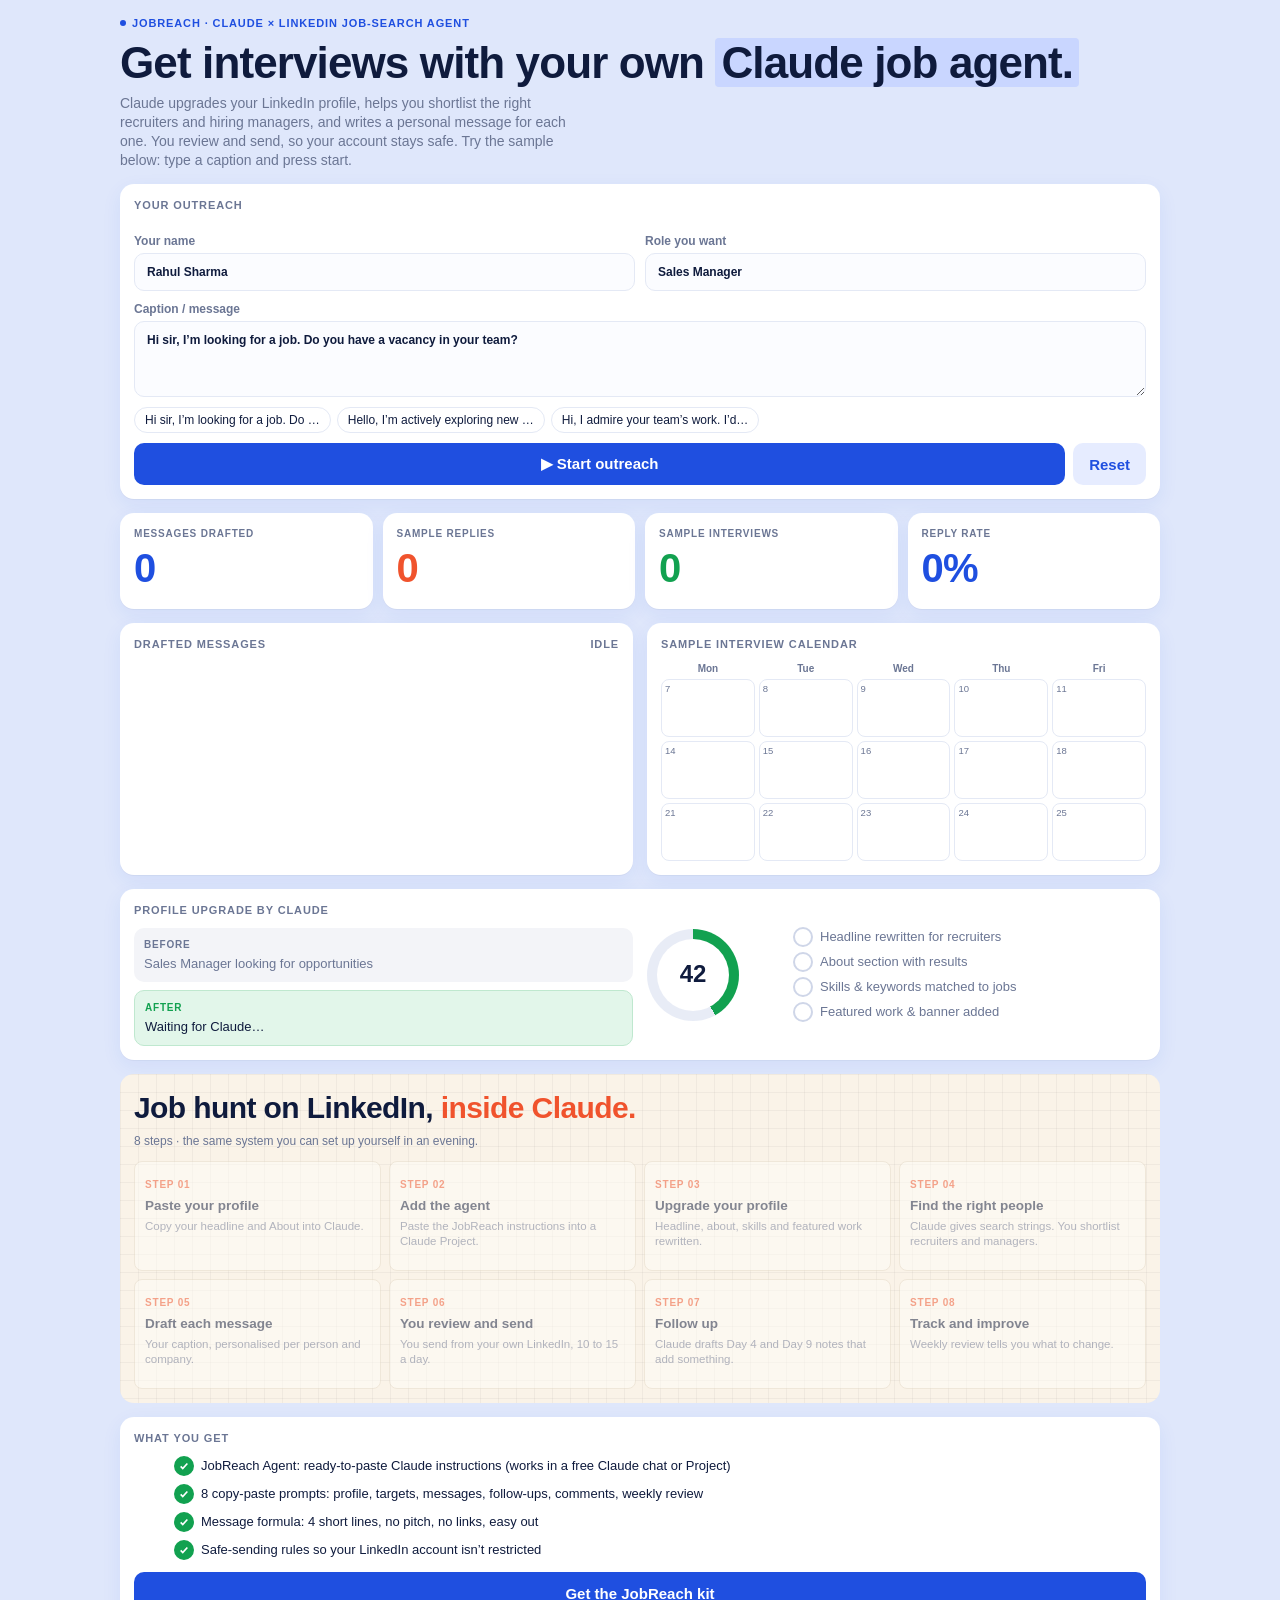
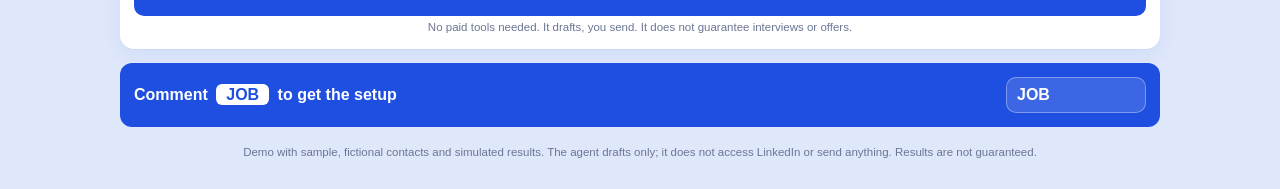
<file: index.html>
<!doctype html>
<html lang="en">
<head>
<meta charset="utf-8">
<meta name="viewport" content="width=device-width, initial-scale=1">
<title>JobReach Dashboard</title>
<style>
:root{
  --bg:#dfe7fb; --card:#fff; --ink:#0f1b3d; --muted:#6b7694; --line:#e4e9f5;
  --blue:#1f4fe0; --blue-soft:#e6ecff; --hi:#c9d6ff; --orange:#f0532d; --green:#12a150; --green-soft:#e2f6ea;
  --amber:#f5a524; --amber-soft:#fff3dc; --paper:#faf3e8;
}
*{box-sizing:border-box;margin:0}
body{font-family:-apple-system,BlinkMacSystemFont,"Segoe UI",Roboto,Helvetica,Arial,sans-serif;background:var(--bg);color:var(--ink);padding:16px;line-height:1.35}
.wrap{max-width:1040px;margin:0 auto;display:grid;gap:14px}
.eyebrow{font-size:11px;font-weight:700;letter-spacing:.08em;color:var(--blue);display:flex;gap:6px;align-items:center}
.eyebrow i{width:6px;height:6px;border-radius:50%;background:var(--blue);display:inline-block}
h1{font-size:clamp(26px,5vw,44px);line-height:1.08;letter-spacing:-.02em;margin-top:8px}
h1 mark{background:var(--hi);color:var(--ink);padding:0 6px;border-radius:4px}
.sub{color:var(--muted);margin-top:8px;font-size:14px;max-width:60ch}
.card{background:var(--card);border-radius:14px;padding:14px;box-shadow:0 1px 0 rgba(15,27,61,.04),0 6px 20px rgba(31,79,224,.07)}
.card h2{font-size:11px;letter-spacing:.08em;color:var(--muted);text-transform:uppercase;margin-bottom:10px;display:flex;justify-content:space-between;align-items:center}
.composer{display:grid;gap:10px}
.row2{display:grid;grid-template-columns:1fr 1fr;gap:10px}
label{font-size:12px;font-weight:600;color:var(--muted);display:grid;gap:4px}
input,textarea{font:inherit;color:var(--ink);border:1.5px solid var(--line);border-radius:10px;padding:10px 12px;background:#fbfcff;width:100%}
input:focus,textarea:focus{outline:none;border-color:var(--blue);background:#fff}
textarea{min-height:76px;resize:vertical}
.chips{display:flex;flex-wrap:wrap;gap:6px}
.chip{border:1px solid var(--line);background:#fff;border-radius:99px;padding:5px 10px;font-size:12px;cursor:pointer;color:var(--ink)}
.chip:hover{border-color:var(--blue);color:var(--blue)}
.btn{background:var(--blue);color:#fff;border:0;border-radius:10px;padding:12px 16px;font-weight:700;font-size:15px;cursor:pointer}
.btn:hover{filter:brightness(1.08)} .btn:disabled{opacity:.6;cursor:default}
.btn.ghost{background:var(--blue-soft);color:var(--blue)}
.actions{display:flex;gap:8px}.actions .btn:first-child{flex:1}
.stats{display:grid;grid-template-columns:1fr 1fr;gap:10px}
@media(min-width:700px){.stats{grid-template-columns:repeat(4,1fr)}}
.stat .k{font-size:10px;font-weight:700;letter-spacing:.08em;color:var(--muted)}
.stat .v{font-size:clamp(28px,6vw,40px);font-weight:800;letter-spacing:-.02em;color:var(--blue);font-variant-numeric:tabular-nums}
.stat .v.g{color:var(--green)} .stat .v.o{color:var(--orange)}
.panes{display:grid;gap:14px}
@media(min-width:800px){.panes{grid-template-columns:1fr 1fr}}
.dms{display:grid;gap:6px;max-height:430px;overflow:hidden;align-content:start}
.dm{display:grid;grid-template-columns:34px 1fr auto;gap:10px;align-items:center;padding:8px;border-radius:10px;background:#f6f8ff;animation:slide .35s ease both;transition:background .3s}
.dm.replied{background:var(--blue-soft)} .dm.booked{background:var(--green-soft)}
@keyframes slide{from{opacity:0;transform:translateY(-10px)}to{opacity:1;transform:none}}
.av{width:34px;height:34px;border-radius:50%;display:grid;place-items:center;color:#fff;font-weight:700;font-size:13px}
.dm b{font-size:13px;display:block}
.dm small{color:var(--muted);font-size:11.5px;display:block;white-space:nowrap;overflow:hidden;text-overflow:ellipsis}
.dm .who{min-width:0}
.tag{font-size:10px;font-weight:700;padding:3px 8px;border-radius:99px;background:#eceff7;color:var(--muted);white-space:nowrap}
.tag.seen{background:var(--amber-soft);color:#a56a00}.tag.replied{background:var(--blue);color:#fff}.tag.booked{background:var(--green);color:#fff}
.cal{display:grid;grid-template-columns:repeat(5,1fr);gap:4px}
.cal .h{font-size:10px;text-align:center;color:var(--muted);font-weight:700}
.day{min-height:58px;border:1px solid var(--line);border-radius:8px;padding:3px;display:grid;gap:2px;align-content:start}
.day .n{font-size:9.5px;color:var(--muted)}
.slot{background:var(--blue);color:#fff;border-radius:5px;font-size:9.5px;font-weight:700;text-align:center;padding:2px 0;animation:pop .4s cubic-bezier(.2,1.6,.4,1) both}
@keyframes pop{from{transform:scale(.3);opacity:0}to{transform:none;opacity:1}}
.profile{display:grid;gap:14px}
@media(min-width:800px){.profile{grid-template-columns:1fr 1fr}}
.ba{display:grid;gap:8px}
.ba div{border-radius:10px;padding:10px;font-size:13px}
.ba .before{background:#f3f4f8;color:var(--muted)} .ba .after{background:var(--green-soft);border:1px solid #bfe8cf}
.ba .tl{font-size:10px;font-weight:800;letter-spacing:.08em;display:block;margin-bottom:3px}
.meter{display:flex;align-items:center;gap:14px}
.ring{--p:42;width:92px;height:92px;border-radius:50%;background:conic-gradient(var(--green) calc(var(--p)*1%),#e8ecf6 0);display:grid;place-items:center;flex:none}
.ring span{width:72px;height:72px;border-radius:50%;background:#fff;display:grid;place-items:center;font-weight:800;font-size:24px;font-variant-numeric:tabular-nums}
.checks{display:grid;gap:5px;font-size:13px}
.checks li{list-style:none;display:flex;gap:7px;align-items:center;color:var(--muted);transition:color .3s}
.checks li::before{content:"";width:16px;height:16px;border-radius:50%;border:2px solid #cfd6e8;flex:none;transition:.3s}
.checks li.on{color:var(--ink)} .checks li.on::before{background:var(--green) center/10px no-repeat url("data:image/svg+xml,%3Csvg xmlns='http://www.w3.org/2000/svg' viewBox='0 0 12 12'%3E%3Cpath d='M2 6.5l2.5 2.5L10 3' stroke='white' stroke-width='2' fill='none'/%3E%3C/svg%3E");border-color:var(--green)}
.bp{background:var(--paper);border-radius:14px;padding:14px;background-image:linear-gradient(#0000000a 1px,transparent 1px),linear-gradient(90deg,#0000000a 1px,transparent 1px);background-size:18px 18px}
.bp h2{font-size:clamp(20px,4vw,30px);letter-spacing:-.02em;text-transform:none;color:var(--ink);display:block;margin-bottom:4px}
.bp h2 em{color:var(--orange);font-style:normal}
.bp p{font-size:12px;color:var(--muted);margin-bottom:12px}
.steps{display:grid;grid-template-columns:repeat(2,1fr);gap:8px}
@media(min-width:700px){.steps{grid-template-columns:repeat(4,1fr)}}
.step{background:#fffdf8;border:1px solid #e6dccb;border-radius:8px;padding:10px;opacity:.5;transition:.4s;position:relative;min-height:110px}
.step.on{opacity:1;border-color:var(--orange);box-shadow:0 0 0 3px #f0532d22}
.step.done{opacity:1;border-color:#bfe8cf}
.step .no{font-size:10px;font-weight:800;color:var(--orange);letter-spacing:.08em}
.step b{display:block;font-size:13.5px;margin:4px 0 3px}
.step p{font-size:11.5px;margin:0;color:var(--muted)}
.step .st{position:absolute;right:8px;top:8px;font-size:11px;color:var(--green);opacity:0;transition:.3s}
.step.done .st{opacity:1}
.cta{display:flex;justify-content:space-between;align-items:center;gap:10px;background:var(--blue);color:#fff;border-radius:12px;padding:14px;font-weight:700;flex-wrap:wrap}
.cta span.k{background:#fff;color:var(--blue);padding:2px 10px;border-radius:6px;margin:0 4px}
.cta input{width:140px;background:#ffffff22;border-color:#ffffff55;color:#fff;padding:6px 10px}
.note{font-size:11.5px;color:var(--muted);text-align:center;padding:4px 8px 12px}
</style>
</head>
<body>
<main class="wrap">

<header>
  <div class="eyebrow"><i></i>JOBREACH · CLAUDE × LINKEDIN JOB-SEARCH AGENT</div>
  <h1>Get interviews with your own <mark>Claude job agent.</mark></h1><span id="bigN" hidden>0</span>
  <p class="sub">Claude upgrades your LinkedIn profile, helps you shortlist the right recruiters and hiring managers, and writes a personal message for each one. You review and send, so your account stays safe. Try the sample below: type a caption and press start.</p>
</header>

<section class="card composer">
  <h2>Your outreach</h2>
  <div class="row2">
    <label>Your name<input id="name" value="Rahul Sharma" autocomplete="off"></label>
    <label>Role you want<input id="role" value="Sales Manager" autocomplete="off"></label>
  </div>
  <label>Caption / message
    <textarea id="caption">Hi sir, I’m looking for a job. Do you have a vacancy in your team?</textarea>
  </label>
  <div class="chips" id="chips"></div>
  <div class="actions">
    <button class="btn" id="go">▶ Start outreach</button>
    <button class="btn ghost" id="reset">Reset</button>
  </div>
</section>

<section class="stats">
  <div class="card stat"><div class="k">MESSAGES DRAFTED</div><div class="v" id="sSent">0</div></div>
  <div class="card stat"><div class="k">SAMPLE REPLIES</div><div class="v o" id="sRep">0</div></div>
  <div class="card stat"><div class="k">SAMPLE INTERVIEWS</div><div class="v g" id="sBook">0</div></div>
  <div class="card stat"><div class="k">REPLY RATE</div><div class="v" id="sRate">0%</div></div>
</section>

<section class="panes">
  <div class="card"><h2>Drafted messages <span id="live">idle</span></h2><div class="dms" id="dms"></div></div>
  <div class="card"><h2>Sample interview calendar</h2><div class="cal" id="cal"></div></div>
</section>

<section class="card profile">
  <div>
    <h2>Profile upgrade by Claude</h2>
    <div class="ba">
      <div class="before"><span class="tl">BEFORE</span><span id="hBefore"></span></div>
      <div class="after"><span class="tl" style="color:var(--green)">AFTER</span><span id="hAfter"></span></div>
    </div>
  </div>
  <div class="meter">
    <div class="ring" id="ring"><span id="score">42</span></div>
    <ul class="checks" id="checks">
      <li>Headline rewritten for recruiters</li>
      <li>About section with results</li>
      <li>Skills &amp; keywords matched to jobs</li>
      <li>Featured work &amp; banner added</li>
    </ul>
  </div>
</section>

<section class="bp">
  <h2>Job hunt on LinkedIn, <em>inside Claude.</em></h2>
  <p>8 steps · the same system you can set up yourself in an evening.</p>
  <div class="steps" id="steps"></div>
</section>

<section class="card" id="buy">
  <h2>What you get</h2>
  <ul class="checks" style="gap:8px">
    <li class="on">JobReach Agent: ready-to-paste Claude instructions (works in a free Claude chat or Project)</li>
    <li class="on">8 copy-paste prompts: profile, targets, messages, follow-ups, comments, weekly review</li>
    <li class="on">Message formula: 4 short lines, no pitch, no links, easy out</li>
    <li class="on">Safe-sending rules so your LinkedIn account isn’t restricted</li>
  </ul>
  <div class="actions" style="margin-top:12px"><a class="btn" id="buyBtn" href="#" style="text-decoration:none;text-align:center">Get the JobReach kit</a></div>
  <p class="note" style="padding-bottom:0">No paid tools needed. It drafts, you send. It does not guarantee interviews or offers.</p>
</section>
<div class="cta">
  <div>Comment <span class="k" id="kw">JOB</span> to get the setup</div>
  <input id="kwIn" value="JOB" maxlength="12" aria-label="Comment keyword">
</div>
<p class="note">Demo with sample, fictional contacts and simulated results. The agent drafts only; it does not access LinkedIn or send anything. Results are not guaranteed.</p>
</main>

<script>
const $ = s => document.querySelector(s);
const sleep = ms => new Promise(r => setTimeout(r, ms));

const people = [
 ["Ananya Rao","Talent Acquisition Lead","Northwind Foods","r"],["Vikram Mehta","Sales Director","BrightPath FMCG","h"],
 ["Sara Khan","HR Business Partner","Orbit Retail","r"],["Rohit Verma","Regional Head","Kestrel Beverages","h"],
 ["Priya Nair","Recruiter","Helio Consumer","r"],["Arjun Gill","VP Sales","Maple Foods","h"],
 ["Neha Kapoor","Talent Partner","Zenith Distribution","r"],["Karan Bedi","National Sales Manager","Pure Harvest","h"],
 ["Meera Iyer","Head of HR","Lumen Brands","r"],["Sandeep Joshi","Zonal Manager","Crest Snacks","h"],
 ["Ishita Das","Recruiter","Aurora Retail","r"],["Manish Tyagi","Sales Head","Greenfield Agro","h"],
 ["Divya Menon","Talent Acquisition","Solace Care","r"],["Harsh Vora","GM Sales","Tidal Drinks","h"],
 ["Tanvi Shah","HR Manager","Quill Stationers","r"],["Amit Chopra","Area Sales Head","Nimbus Dairy","h"],
 ["Pooja Bhatt","Recruiter","Vantage FMCG","r"],["Gaurav Sethi","Director, Sales","Ember Spices","h"],
 ["Kavya Reddy","Talent Lead","Orchard Juices","r"],["Nikhil Anand","Business Head","Pioneer Foods","h"],
 ["Rhea Malik","HRBP","Summit Consumer","r"],["Yash Taneja","Sales Director","Rivet Retail","h"],
 ["Aditi Sood","Recruiter","Bloom Wellness","r"],["Dev Arora","VP Commercial","Atlas Beverages","h"]
];
const colors = ["#1f4fe0","#f0532d","#12a150","#8a4fe0","#d6307a","#0e8aa8","#c47a00"];
const replies = ["Sure, send times","Let’s talk next week","Yes, book it in","Sounds interesting","Share your CV please","Open to a quick call"];
const slots = ["10:00","11:30","1:00","2:30","4:15","9:30"];
const captions = [
 "Hi sir, I’m looking for a job. Do you have a vacancy in your team?",
 "Hello, I’m actively exploring new opportunities. Could we connect about any openings?",
 "Hi, I admire your team’s work. I’d love to contribute. Are you hiring?"
];
const stepsData = [
 ["Paste your profile","Copy your headline and About into Claude."],
 ["Add the agent","Paste the JobReach instructions into a Claude Project."],
 ["Upgrade your profile","Headline, about, skills and featured work rewritten."],
 ["Find the right people","Claude gives search strings. You shortlist recruiters and managers."],
 ["Draft each message","Your caption, personalised per person and company."],
 ["You review and send","You send from your own LinkedIn, 10 to 15 a day."],
 ["Follow up","Claude drafts Day 4 and Day 9 notes that add something."],
 ["Track and improve","Weekly review tells you what to change."]
];

// chips + steps
captions.forEach(c => { const b = document.createElement("button"); b.className="chip"; b.textContent=c.slice(0,34)+"…"; b.onclick=()=>{$("#caption").value=c}; $("#chips").append(b); });
stepsData.forEach((s,i)=>{ const d=document.createElement("div"); d.className="step"; d.innerHTML=`<span class="st">✔</span><span class="no">STEP 0${i+1}</span><b>${s[0]}</b><p>${s[1]}</p>`; $("#steps").append(d); });

// calendar: next three weeks, Mon-Fri
const calSlots = [];
function buildCal(){
  const c=$("#cal"); c.innerHTML=""; calSlots.length=0;
  ["Mon","Tue","Wed","Thu","Fri"].forEach(d=>{const h=document.createElement("div");h.className="h";h.textContent=d;c.append(h)});
  const t=new Date(); t.setDate(t.getDate()+((8-t.getDay())%7||7));
  for(let w=0;w<3;w++)for(let d=0;d<5;d++){
    const dt=new Date(t); dt.setDate(t.getDate()+w*7+d);
    const cell=document.createElement("div"); cell.className="day"; cell.innerHTML=`<span class="n">${dt.getDate()}</span>`;
    c.append(cell); calSlots.push(cell);
  }
}

function counter(el,to,suffix=""){ const from=parseInt(el.dataset.v||0); el.dataset.v=to; const t0=performance.now();
  (function f(t){const p=Math.min(1,(t-t0)/450);el.textContent=Math.round(from+(to-from)*p)+suffix;if(p<1)requestAnimationFrame(f)})(t0);}

function headline(role){ return `${role} | Proven results in targets, team building & distribution | Open to work`; }
function message(p,first){
  const cap=$("#caption").value.trim(), me=$("#name").value.trim()||"me", role=$("#role").value.trim()||"this field";
  const ctx = p[3]==="r" ? `I saw ${p[2]} is hiring. I’m a ${role} and would love to be considered.` : `I’d love to help ${p[2]} grow as a ${role}.`;
  let body=cap.replace(/^(hi|hello|hey)\b[^,.!]*[,.!]\s*/i,""); body=body.charAt(0).toUpperCase()+body.slice(1);
  return `Hi ${first}, ${body} ${ctx} My profile: linkedin.com/in/${me.toLowerCase().replace(/\s+/g,"-")}`;
}

let run=0;
async function setStep(n){ document.querySelectorAll(".step").forEach((s,i)=>{s.classList.toggle("done",i<n);s.classList.toggle("on",i===n)}); }

function resetAll(){
  run++; $("#dms").innerHTML=""; buildCal();
  ["sSent","sRep","sBook"].forEach(i=>{$("#"+i).dataset.v=0;$("#"+i).textContent=0}); $("#sRate").textContent="0%"; $("#bigN").textContent="0";
  $("#score").textContent=42; $("#ring").style.setProperty("--p",42);
  document.querySelectorAll("#checks li").forEach(l=>l.classList.remove("on"));
  $("#hAfter").textContent="Waiting for Claude…"; setStep(-1); $("#live").textContent="idle"; $("#go").disabled=false;
  $("#hBefore").textContent=$("#role").value+" looking for opportunities";
}

async function start(){
  resetAll(); const me=run; $("#go").disabled=true; $("#live").textContent="● running";
  const alive=()=>me===run;
  const role=$("#role").value.trim()||"Professional";
  // steps 0-1
  for(let i=0;i<2;i++){ await setStep(i); await sleep(650); if(!alive())return; }
  // profile upgrade (step 2)
  await setStep(2); $("#hAfter").textContent=headline(role);
  const lis=[...document.querySelectorAll("#checks li")]; let sc=42;
  for(let i=0;i<4;i++){ lis[i].classList.add("on"); sc+=12; counter($("#score"),sc); $("#ring").style.setProperty("--p",sc); await sleep(550); if(!alive())return; }
  // find people (3), write (4), approve (5)
  for(let i=3;i<=5;i++){ await setStep(i); await sleep(700); if(!alive())return; }
  // send DMs (step 5 stays on, then 6)
  let sent=0,rep=0,book=0,slotIdx=0; const order=[...Array(people.length).keys()];
  const planned=order.map(i=>({i,reply:(i*7+3)%10<5,book:(i*5+1)%10<3}));
  const els=[];
  for(const pl of planned){
    if(!alive())return;
    const p=people[pl.i], first=p[0].split(" ")[0];
    const d=document.createElement("div"); d.className="dm";
    d.innerHTML=`<div class="av" style="background:${colors[pl.i%colors.length]}">${p[0].split(" ").map(x=>x[0]).join("")}</div><div class="who"><b>${p[0]} <span style="font-weight:400;color:var(--muted)">· ${p[1]}</span></b><small></small></div><span class="tag">Draft</span>`;
    d.querySelector("small").textContent=message(p,first);
    $("#dms").prepend(d); els.push({d,pl,p}); sent++;
    counter($("#sSent"),sent); $("#bigN").textContent=sent;
    // seen + replies for earlier DMs
    const e=els[els.length-3]; if(e){ await advance(e); }
    $("#sRate").textContent=Math.round(rep/sent*100)+"%";
    await sleep(380);
  }
  async function advance(e){
    const tag=e.d.querySelector(".tag"); tag.className="tag seen"; tag.textContent="Sent by you";
    if(!e.pl.reply) return; await sleep(250);
    rep++; counter($("#sRep"),rep); e.d.classList.add("replied"); tag.className="tag replied"; tag.textContent="Replied";
    e.d.querySelector("small").textContent="“"+replies[e.pl.i%replies.length]+"”";
    if(e.pl.book && slotIdx<calSlots.length){
      const cell=calSlots[(slotIdx*4+1)%calSlots.length]; slotIdx++;
      const s=document.createElement("div"); s.className="slot"; s.textContent=slots[book%slots.length]; cell.append(s);
      book++; counter($("#sBook"),book); e.d.classList.add("booked"); tag.className="tag booked"; tag.textContent="Booked ✔";
    }
  }
  await setStep(6);
  for(const e of els.slice(-3)){ if(!alive())return; await advance(e); await sleep(300); }
  $("#sRate").textContent=Math.round(rep/sent*100)+"%";
  await setStep(7); await sleep(500); await setStep(8); $("#live").textContent="✔ done"; $("#go").disabled=false;
}

$("#go").onclick=start; $("#reset").onclick=resetAll;
$("#kwIn").oninput=e=>{$("#kw").textContent=(e.target.value||"JOB").toUpperCase()};
$("#role").oninput=()=>{ if(!$("#go").disabled) $("#hBefore").textContent=$("#role").value+" looking for opportunities"; };
resetAll();
</script>
</body>
</html>
</file>
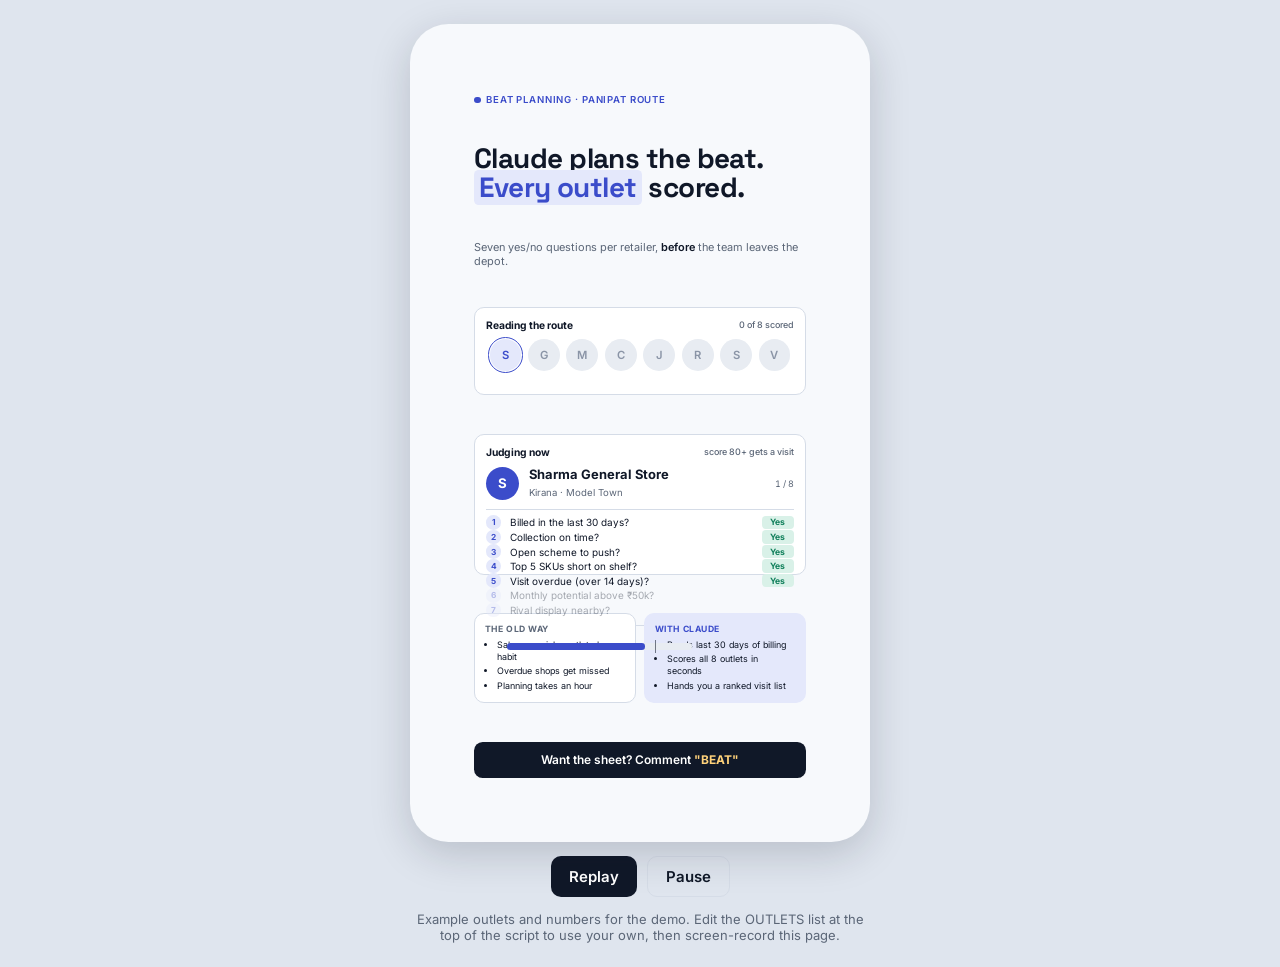
<file: beat-scorer.html>
<!doctype html>
<html lang="en">
<head>
<meta charset="utf-8">
<meta name="viewport" content="width=device-width, initial-scale=1, viewport-fit=cover">
<title>Beat Scorer Reel</title>
<meta name="claude:viewport-fit-sides" content="cover">
<link rel="preconnect" href="https://fonts.googleapis.com">
<link rel="preconnect" href="https://fonts.gstatic.com" crossorigin>
<link rel="stylesheet" href="https://fonts.googleapis.com/css2?family=Inter:wght@400;500;600;700&family=Space+Grotesk:wght@500;700&display=swap">
<style>
  /* Layout: a 9:16 stage for screen recording. Headline, outlet pool, one outlet being judged, manual vs Claude, call to action. Single light look by choice. */
  :root {
    --ground: #dfe5ee;
    --paper: #f7f9fc;
    --ink: #101828;
    --muted: #5b6677;
    --line: #d5dce7;
    --accent: #3b4cca;
    --accent-soft: #e4e8fb;
    --yes: #12805c;
    --yes-soft: #d9f1e8;
    --no: #8a94a6;
    --no-soft: #e8ecf2;
    --warn: #b4540a;
    --font-display: "Space Grotesk", "Helvetica Neue", Arial, sans-serif;
    --font-text: Inter, -apple-system, "Helvetica Neue", Arial, sans-serif;
    color-scheme: light;
  }
  * { box-sizing: border-box; }
  body {
    background: var(--ground);
    color: var(--ink);
    font-family: var(--font-text);
    font-size: 15px;
    padding-block: 16px;
    padding-left: max(16px, env(safe-area-inset-left, 0px));
    padding-right: max(16px, env(safe-area-inset-right, 0px));
    display: grid; justify-items: center; gap: 14px;
  }
  .stage {
    container-type: inline-size;
    width: min(100%, 460px);
    aspect-ratio: 9 / 16;
    background: var(--paper);
    border-radius: 3cqw;
    box-shadow: 0 12px 40px rgba(16, 24, 40, .18);
    padding: 5.5cqw 5cqw 5cqw;
    display: flex; flex-direction: column; gap: 3cqw;
    overflow: hidden;
  }
  .eyebrow { font-size: 2.9cqw; font-weight: 600; letter-spacing: .09em; text-transform: uppercase; color: var(--accent); display: flex; align-items: center; gap: 1.6cqw; }
  .eyebrow::before { content: ""; width: 2cqw; height: 2cqw; border-radius: 50%; background: var(--accent); }
  h1 { margin: 0; font-family: var(--font-display); font-weight: 700; font-size: 8.4cqw; line-height: 1.04; letter-spacing: -.02em; text-wrap: balance; }
  h1 mark { background: var(--accent-soft); color: var(--accent); padding: 0 1.6cqw; border-radius: 1.4cqw; }
  .sub { margin: 0; font-size: 3.3cqw; color: var(--muted); }
  .sub b { color: var(--ink); font-weight: 600; }

  .card { background: #fff; border: .3cqw solid var(--line); border-radius: 3cqw; padding: 3.4cqw; }
  .card h2 { margin: 0 0 2.4cqw; font-size: 3.1cqw; font-weight: 700; display: flex; justify-content: space-between; align-items: center; }
  .card h2 em { font-style: normal; font-weight: 500; font-size: 2.7cqw; color: var(--muted); }

  .pool { display: flex; justify-content: space-between; }
  .chip { display: grid; justify-items: center; gap: 1cqw; width: 12.5cqw; }
  .chip i {
    width: 9.6cqw; height: 9.6cqw; border-radius: 50%; display: grid; place-items: center;
    font-style: normal; font-weight: 600; font-size: 3.4cqw;
    background: var(--no-soft); color: var(--no);
    transition: background .3s, color .3s, transform .3s;
  }
  .chip span { font-size: 2.3cqw; font-weight: 600; color: var(--no); text-transform: uppercase; letter-spacing: .04em; transition: color .3s; }
  .chip.now i { outline: .5cqw solid var(--accent); outline-offset: .4cqw; color: var(--accent); background: var(--accent-soft); }
  .chip.visit i { background: var(--yes-soft); color: var(--yes); }
  .chip.visit span { color: var(--yes); }
  .chip.skip i { background: var(--no-soft); color: var(--no); }

  .judge { flex: 1; min-height: 0; display: flex; flex-direction: column; }
  .who { display: flex; align-items: center; gap: 3cqw; padding-bottom: 2.4cqw; border-bottom: .3cqw solid var(--line); margin-bottom: 1.6cqw; }
  .who .av { width: 10cqw; height: 10cqw; border-radius: 50%; background: var(--accent); color: #fff; display: grid; place-items: center; font-weight: 700; font-size: 4cqw; flex: none; }
  .who div { min-width: 0; line-height: 1.25; }
  .who strong { display: block; font-size: 3.9cqw; white-space: nowrap; overflow: hidden; text-overflow: ellipsis; }
  .who small { color: var(--muted); font-size: 2.9cqw; }
  .who .count { margin-left: auto; font-size: 2.7cqw; color: var(--muted); font-variant-numeric: tabular-nums; flex: none; }

  .qs { display: grid; gap: 0; flex: 1; align-content: space-between; }
  .q { display: grid; grid-template-columns: 5cqw 1fr 9.5cqw; align-items: center; gap: 2cqw; font-size: 3cqw; opacity: .35; transition: opacity .25s; }
  .q.shown { opacity: 1; }
  .q .n { width: 4.4cqw; height: 4.4cqw; border-radius: 50%; background: var(--accent-soft); color: var(--accent); font-size: 2.5cqw; font-weight: 700; display: grid; place-items: center; }
  .q .t { color: var(--ink); min-width: 0; }
  .q .a { font-size: 2.6cqw; font-weight: 700; text-align: center; padding: .5cqw 0; border-radius: 1.2cqw; background: var(--no-soft); color: var(--no); visibility: hidden; transform: scale(.8); transition: transform .25s cubic-bezier(.3,1.5,.5,1); }
  .q.shown .a { visibility: visible; transform: scale(1); }
  .q.shown .a.y { background: var(--yes-soft); color: var(--yes); }

  .fit { margin-top: 2.2cqw; padding-top: 2.4cqw; border-top: .3cqw solid var(--line); display: grid; grid-template-columns: auto 1fr auto auto; align-items: center; gap: 2.4cqw; }
  .fit b { font-size: 3cqw; }
  .bar { height: 2cqw; border-radius: 1cqw; background: var(--no-soft); position: relative; }
  .bar i { position: absolute; left: 0; top: 0; bottom: 0; width: 0; border-radius: 1cqw; background: var(--accent); }
  .bar::after { content: ""; position: absolute; left: 80%; top: -1cqw; bottom: -1cqw; width: .35cqw; background: var(--ink); opacity: .55; }
  .score { font-family: var(--font-display); font-weight: 700; font-size: 6cqw; min-width: 9cqw; text-align: right; font-variant-numeric: tabular-nums; }
  .verdict { font-size: 2.7cqw; font-weight: 700; padding: 1cqw 2cqw; border-radius: 1.4cqw; background: var(--no-soft); color: var(--no); white-space: nowrap; min-width: 17cqw; text-align: center; }
  .verdict.v { background: var(--yes-soft); color: var(--yes); }

  .vs { display: grid; grid-template-columns: 1fr 1fr; gap: 2.4cqw; }
  .vs .card { padding: 3cqw; }
  .vs h3 { margin: 0 0 1.4cqw; font-size: 2.6cqw; font-weight: 700; text-transform: uppercase; letter-spacing: .06em; color: var(--muted); }
  .vs .claude h3 { color: var(--accent); }
  .vs ul { margin: 0; padding-left: 3.6cqw; font-size: 2.7cqw; line-height: 1.4; color: var(--ink); }
  .vs li + li { margin-top: .5cqw; }
  .vs .claude { background: var(--accent-soft); border-color: transparent; }

  .cta { background: var(--ink); color: #fff; border-radius: 2.6cqw; padding: 3.2cqw; text-align: center; font-weight: 600; font-size: 3.6cqw; }
  .cta b { color: #ffd27a; }

  .tools { display: flex; gap: 10px; flex-wrap: wrap; justify-content: center; max-width: 460px; width: 100%; }
  .tools button { font: inherit; font-weight: 600; background: var(--ink); color: #fff; border: 0; border-radius: 10px; padding: 10px 18px; cursor: pointer; }
  .tools button.alt { background: transparent; color: var(--ink); border: 1px solid var(--line); }
  .tools button:focus-visible { outline: 2px solid var(--accent); outline-offset: 2px; }
  .note { margin: 0; color: var(--muted); font-size: 13px; text-align: center; max-width: 460px; text-wrap: pretty; }

  @media (prefers-reduced-motion: reduce) { .q, .q .a, .chip i { transition: none; } }
</style>
</head>
<body>

<div class="stage" id="stage">
  <div class="eyebrow">Beat planning · Panipat route</div>
  <h1>Claude plans the beat. <mark>Every outlet</mark> scored.</h1>
  <p class="sub">Seven yes/no questions per retailer, <b>before</b> the team leaves the depot.</p>

  <div class="card">
    <h2>Reading the route <em id="poolCount">0 of 8 scored</em></h2>
    <div class="pool" id="pool"></div>
  </div>

  <div class="card judge">
    <h2>Judging now <em>score 80+ gets a visit</em></h2>
    <div class="who">
      <div class="av" id="av">–</div>
      <div><strong id="oName">–</strong><small id="oType">–</small></div>
      <span class="count" id="oCount">1 / 8</span>
    </div>
    <div class="qs" id="qs"></div>
    <div class="fit">
      <b>Fit</b>
      <div class="bar"><i id="barFill"></i></div>
      <span class="score" id="score">0</span>
      <span class="verdict" id="verdict">scoring…</span>
    </div>
  </div>

  <div class="vs">
    <div class="card">
      <h3>The old way</h3>
      <ul><li>Salesman picks outlets by habit</li><li>Overdue shops get missed</li><li>Planning takes an hour</li></ul>
    </div>
    <div class="card claude">
      <h3>With Claude</h3>
      <ul><li>Reads last 30 days of billing</li><li>Scores all 8 outlets in seconds</li><li>Hands you a ranked visit list</li></ul>
    </div>
  </div>

  <div class="cta">Want the sheet? Comment <b>"BEAT"</b></div>
</div>

<div class="tools">
  <button id="replay" type="button">Replay</button>
  <button id="pause" class="alt" type="button">Pause</button>
</div>
<p class="note">Example outlets and numbers for the demo. Edit the OUTLETS list at the top of the script to use your own, then screen-record this page.</p>

<script>
  // ---- edit this block to change the story ----
  var QUESTIONS = [
    { t: 'Billed in the last 30 days?',        w: 15 },
    { t: 'Collection on time?',                w: 15 },
    { t: 'Open scheme to push?',               w: 10 },
    { t: 'Top 5 SKUs short on shelf?',         w: 20 },
    { t: 'Visit overdue (over 14 days)?',      w: 15 },
    { t: 'Monthly potential above ₹50k?', w: 15 },
    { t: 'Rival display nearby?',              w: 10 }
  ];
  var OUTLETS = [
    { n: 'Sharma General Store', k: 'Kirana · Model Town',        a: [1,1,1,1,1,1,0] },
    { n: 'Gupta Provision',      k: 'Kirana · Sector 11',         a: [1,0,0,0,0,1,1] },
    { n: 'Mehra Wholesale',      k: 'Wholesaler · Grain Market',  a: [1,1,1,1,1,1,1] },
    { n: 'City Mart',            k: 'Modern trade · GT Road',     a: [0,1,0,1,1,0,0] },
    { n: 'Jain Karyana',         k: 'Kirana · Subhash Nagar',     a: [1,1,0,1,1,0,1] },
    { n: 'Rana Traders',         k: 'Semi-wholesale · Old Bus Stand', a: [1,0,1,0,1,1,0] },
    { n: 'Singh Super Shop',     k: 'Kirana · Industrial Area',   a: [1,1,1,1,0,1,1] },
    { n: 'Verma Stores',         k: 'Kirana · Railway Road',      a: [0,0,0,1,0,0,0] }
  ];
  var CUT = 80, STEP = 260;
  // ---------------------------------------------

  var $ = function (id) { return document.getElementById(id); };
  var pool = $('pool'), qs = $('qs'), runId = 0, paused = false, pauseWaiters = [];

  OUTLETS.forEach(function (o, i) {
    o.s = 0; QUESTIONS.forEach(function (q, j) { if (o.a[j]) o.s += q.w; });
    var c = document.createElement('div'); c.className = 'chip';
    c.innerHTML = '<i>' + o.n.charAt(0) + '</i><span>&nbsp;</span>';
    pool.appendChild(c);
  });
  QUESTIONS.forEach(function (q, j) {
    var r = document.createElement('div'); r.className = 'q';
    r.innerHTML = '<span class="n">' + (j + 1) + '</span><span class="t">' + q.t + '</span><span class="a"></span>';
    qs.appendChild(r);
  });
  var chips = pool.children, rows = qs.children;

  function wait(ms, id) {
    return new Promise(function (res) {
      setTimeout(function () {
        if (id !== runId) return res(false);
        if (!paused) return res(true);
        pauseWaiters.push(function () { res(id === runId); });
      }, ms);
    });
  }

  function resetAll() {
    Array.prototype.forEach.call(chips, function (c) { c.className = 'chip'; c.lastChild.innerHTML = '&nbsp;'; });
    $('poolCount').textContent = '0 of ' + OUTLETS.length + ' scored';
  }
  function resetCard() {
    Array.prototype.forEach.call(rows, function (r) { r.classList.remove('shown'); });
    $('barFill').style.transition = 'none'; $('barFill').style.width = '0';
    $('score').textContent = '0'; $('verdict').textContent = 'scoring…'; $('verdict').className = 'verdict';
  }

  async function play() {
    var id = ++runId;
    resetAll();
    for (var i = 0; i < OUTLETS.length; i++) {
      var o = OUTLETS[i];
      resetCard();
      Array.prototype.forEach.call(chips, function (c) { c.classList.remove('now'); });
      chips[i].classList.add('now');
      $('av').textContent = o.n.charAt(0); $('oName').textContent = o.n; $('oType').textContent = o.k;
      $('oCount').textContent = (i + 1) + ' / ' + OUTLETS.length;
      if (!await wait(350, id)) return;

      var running = 0;
      for (var j = 0; j < QUESTIONS.length; j++) {
        var yes = !!o.a[j], a = rows[j].querySelector('.a');
        a.textContent = yes ? 'Yes' : 'No'; a.className = 'a' + (yes ? ' y' : '');
        rows[j].classList.add('shown');
        if (yes) running += QUESTIONS[j].w;
        $('score').textContent = running;
        $('barFill').style.transition = 'width .25s ease'; $('barFill').style.width = running + '%';
        if (!await wait(STEP, id)) return;
      }
      var go = o.s >= CUT;
      $('verdict').textContent = go ? 'Visit today' : 'Skip';
      $('verdict').className = 'verdict' + (go ? ' v' : '');
      chips[i].classList.remove('now'); chips[i].classList.add(go ? 'visit' : 'skip');
      chips[i].lastChild.textContent = go ? 'visit' : 'skip';
      $('poolCount').textContent = (i + 1) + ' of ' + OUTLETS.length + ' scored';
      if (!await wait(900, id)) return;
    }
    if (!await wait(1200, id)) return;
    play();
  }

  $('replay').addEventListener('click', function () { paused = false; $('pause').textContent = 'Pause'; pauseWaiters = []; play(); });
  $('pause').addEventListener('click', function () {
    paused = !paused; $('pause').textContent = paused ? 'Resume' : 'Pause';
    if (!paused) { var w = pauseWaiters; pauseWaiters = []; w.forEach(function (f) { f(); }); }
  });
  play();
</script>
</body>
</html>
</file>
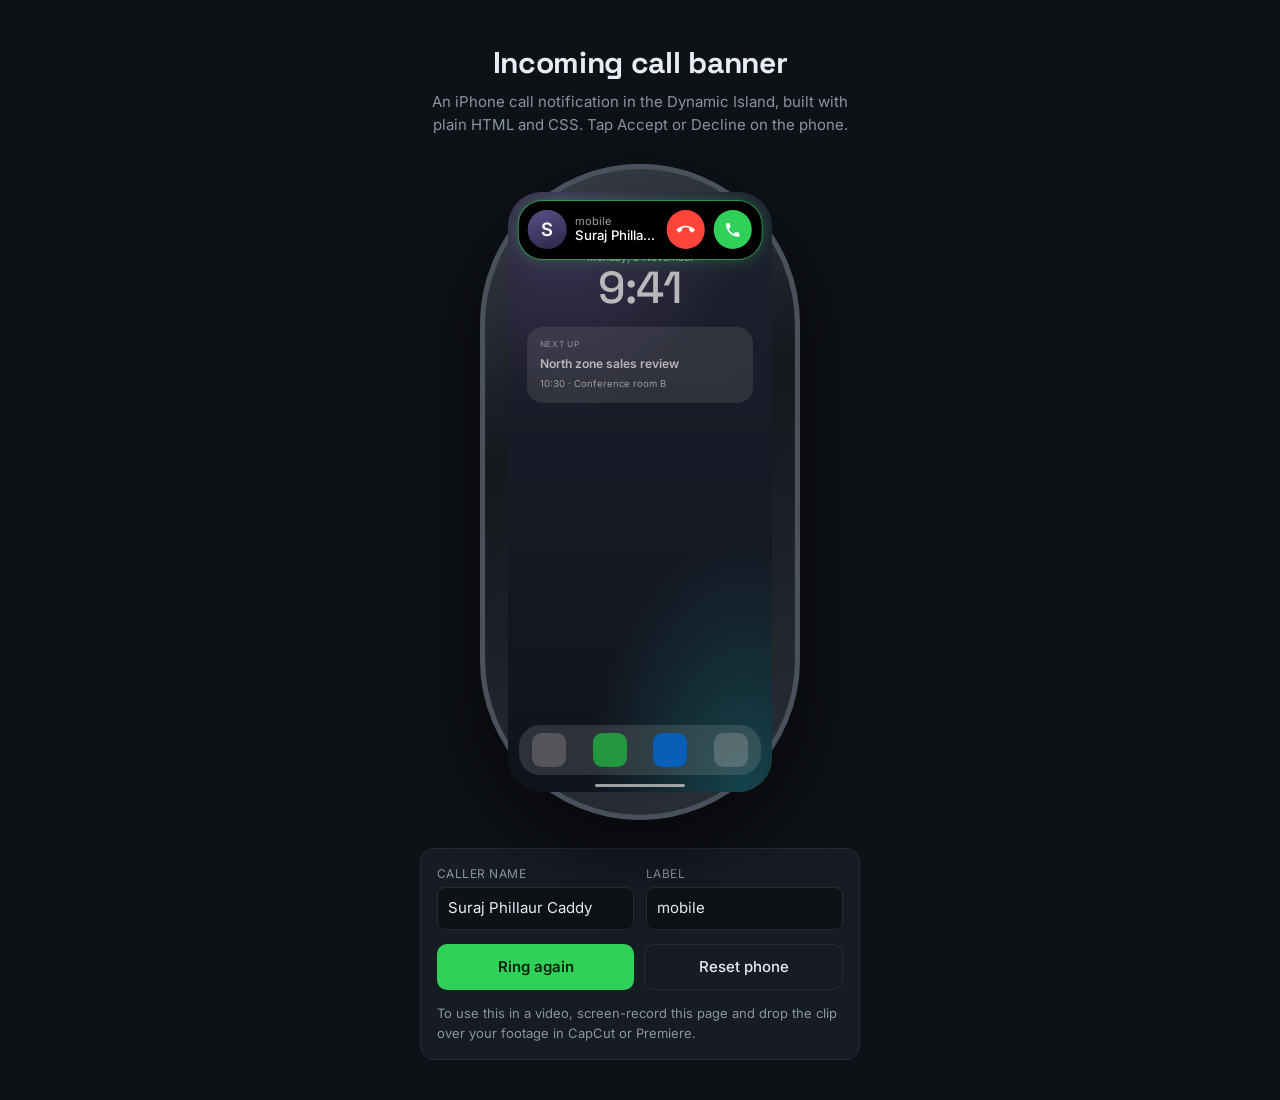
<file: call-banner.html>
<!doctype html>
<html lang="en">
<head>
<meta charset="utf-8">
<meta name="viewport" content="width=device-width, initial-scale=1, viewport-fit=cover">
<title>Incoming Call Banner</title>
<meta name="claude:viewport-fit-sides" content="cover">
<link rel="preconnect" href="https://fonts.googleapis.com">
<link rel="preconnect" href="https://fonts.gstatic.com" crossorigin>
<link rel="stylesheet" href="https://fonts.googleapis.com/css2?family=Inter:wght@400;500;600&family=Space+Grotesk:wght@500;700&display=swap">
<style>
  /* Layout: one phone, centred, with a small control strip beneath it. The phone is sized in container units so every part scales together. */
  :root {
    --bg: #0e1116;
    --fg: #e9edf3;
    --muted: #8b94a3;
    --panel: #171b22;
    --line: #262c36;
    --island: #000000;
    --ring-green: #30d158;
    --decline: #ff453a;
    --accent: #30d158;
    --font-display: "Space Grotesk", "Helvetica Neue", Arial, sans-serif;
    --font-text: Inter, -apple-system, "SF Pro Text", "Helvetica Neue", Arial, sans-serif;
    color-scheme: dark;
  }
  * { box-sizing: border-box; }
  body {
    background: var(--bg);
    color: var(--fg);
    font-family: var(--font-text);
    font-size: 15px;
    line-height: 1.5;
    padding-block: 32px;
    padding-left: max(16px, env(safe-area-inset-left, 0px));
    padding-right: max(16px, env(safe-area-inset-right, 0px));
    min-height: 100vh;
  }
  main {
    max-width: 440px;
    margin: 0 auto;
    display: flex;
    flex-direction: column;
    align-items: center;
    gap: 28px;
  }
  header { text-align: center; display: grid; gap: 6px; }
  h1 {
    font-family: var(--font-display);
    font-weight: 700;
    font-size: clamp(24px, 6vw, 30px);
    letter-spacing: -0.01em;
    margin: 0;
    text-wrap: balance;
  }
  header p { margin: 0; color: var(--muted); text-wrap: balance; }

  /* ---------- phone ---------- */
  .phone {
    container-type: inline-size;
    width: min(320px, 100%);
    aspect-ratio: 390 / 800;
    border-radius: 15cqw;
    padding: 2.2cqw;
    background: linear-gradient(160deg, #3a404b, #14171c 40%, #2b3038);
    box-shadow: 0 30px 70px rgba(0, 0, 0, 0.55), inset 0 0 0 0.4cqw #4a515d;
  }
  .phone.shake { animation: buzz 0.5s linear infinite; }
  @keyframes buzz {
    0%, 100% { transform: translateX(0); }
    20% { transform: translateX(-0.7px) rotate(-0.15deg); }
    40% { transform: translateX(0.7px) rotate(0.15deg); }
    60% { transform: translateX(-0.5px); }
    80% { transform: translateX(0.5px); }
  }
  .screen {
    position: relative;
    width: 100%;
    height: 100%;
    border-radius: 12.8cqw;
    overflow: hidden;
    background:
      radial-gradient(120% 60% at 20% 0%, #5b4a7a 0%, transparent 60%),
      radial-gradient(100% 70% at 90% 100%, #1f5f6b 0%, transparent 60%),
      linear-gradient(180deg, #2a2f42, #171a26);
    color: #fff;
    isolation: isolate;
  }

  .status {
    position: absolute; inset: 4.6cqw 8cqw auto 8cqw;
    display: flex; justify-content: space-between; align-items: center;
    font-size: 4cqw; font-weight: 600;
    z-index: 1;
    transition: opacity 0.3s;
  }
  .screen[data-state="ring"] .status { opacity: 0; }
  .bars { display: flex; gap: 0.7cqw; align-items: flex-end; }
  .bars i { display: block; width: 1cqw; background: #fff; border-radius: 0.3cqw; }
  .bars i:nth-child(1) { height: 1.6cqw; } .bars i:nth-child(2) { height: 2.4cqw; }
  .bars i:nth-child(3) { height: 3.2cqw; } .bars i:nth-child(4) { height: 4cqw; }
  .batt { width: 6.4cqw; height: 3.2cqw; border: 0.35cqw solid rgba(255,255,255,.6); border-radius: 1cqw; padding: 0.35cqw; }
  .batt b { display: block; height: 100%; width: 78%; background: #fff; border-radius: 0.5cqw; }
  .right { display: flex; gap: 1.6cqw; align-items: center; }

  /* home content behind the banner */
  .home { position: absolute; inset: 0; padding: 22cqw 7cqw 0; display: grid; align-content: start; gap: 6cqw; }
  .clock { text-align: center; }
  .clock small { display: block; font-size: 4cqw; opacity: .8; }
  .clock strong { font-family: var(--font-display); font-weight: 500; font-size: 17cqw; line-height: 1; letter-spacing: -0.02em; }
  .widget {
    background: rgba(255,255,255,.14);
    backdrop-filter: blur(3cqw);
    -webkit-backdrop-filter: blur(3cqw);
    border-radius: 6cqw;
    padding: 4.5cqw 5cqw;
    display: grid; gap: 1.4cqw;
  }
  .widget span { font-size: 3.2cqw; text-transform: uppercase; letter-spacing: .08em; opacity: .7; }
  .widget b { font-size: 4.6cqw; font-weight: 600; }
  .widget em { font-style: normal; font-size: 3.6cqw; opacity: .8; }
  .dock {
    position: absolute; left: 4cqw; right: 4cqw; bottom: 6.5cqw;
    height: 19cqw; border-radius: 8cqw;
    background: rgba(255,255,255,.18);
    backdrop-filter: blur(3cqw);
    -webkit-backdrop-filter: blur(3cqw);
    display: flex; justify-content: space-around; align-items: center;
  }
  .dock i { width: 13cqw; height: 13cqw; border-radius: 3.6cqw; background: rgba(255,255,255,.28); }
  .dock i:nth-child(2) { background: #30d158; }
  .dock i:nth-child(3) { background: #0a84ff; }
  .grab { position: absolute; bottom: 2cqw; left: 50%; width: 34cqw; height: 1.2cqw; margin-left: -17cqw; border-radius: 1cqw; background: rgba(255,255,255,.85); }

  .dim { position: absolute; inset: 0; background: rgba(0,0,0,.28); opacity: 0; transition: opacity .5s; z-index: 2; }
  .screen[data-state="ring"] .dim { opacity: 1; }

  /* ---------- the island ---------- */
  .island {
    --ease: cubic-bezier(.22, 1.1, .3, 1);
    position: absolute; z-index: 5;
    top: 3.2cqw; left: 50%;
    width: 30cqw; height: 8.8cqw;
    transform: translateX(-50%);
    background: var(--island);
    border-radius: 4.4cqw;
    overflow: hidden;
    transition: width .65s var(--ease), height .65s var(--ease), border-radius .65s var(--ease), box-shadow .4s;
  }
  .screen[data-state="ring"] .island {
    width: 92cqw; height: 22cqw; border-radius: 9cqw;
    box-shadow: 0 0 0 0.35cqw rgba(48,209,88,.55), 0 0 6cqw rgba(48,209,88,.35);
    animation: glow 1.6s ease-in-out infinite;
  }
  @keyframes glow {
    50% { box-shadow: 0 0 0 0.35cqw rgba(48,209,88,.25), 0 0 3cqw rgba(48,209,88,.15); }
  }
  .screen[data-state="call"] .island { width: 46cqw; height: 8.8cqw; border-radius: 4.4cqw; }

  .layer { position: absolute; inset: 0; display: flex; align-items: center; opacity: 0; pointer-events: none; transition: opacity .25s; }
  .screen[data-state="ring"] .ringing { opacity: 1; pointer-events: auto; transition-delay: .25s; }
  .screen[data-state="call"] .incall { opacity: 1; transition-delay: .3s; }

  .ringing { width: 92cqw; padding: 0 3.6cqw; gap: 3.2cqw; }
  .avatar {
    flex: none; width: 14.5cqw; height: 14.5cqw; border-radius: 50%;
    display: grid; place-items: center;
    background: linear-gradient(160deg, #5a4f88, #2d2547);
    font-family: var(--font-text); font-weight: 600; font-size: 7cqw; color: #fff;
  }
  .who { flex: 1; min-width: 0; line-height: 1.2; }
  .who small { display: block; color: #9a9aa0; font-size: 4.2cqw; }
  .who strong { display: block; font-size: 5cqw; font-weight: 500; white-space: nowrap; overflow: hidden; text-overflow: ellipsis; }
  .acts { display: flex; gap: 3.2cqw; flex: none; }
  .btn {
    width: 14.5cqw; height: 14.5cqw; border-radius: 50%; border: 0; padding: 0; cursor: pointer;
    display: grid; place-items: center; color: #fff;
    transition: transform .15s;
  }
  .btn:active { transform: scale(.92); }
  .btn:focus-visible { outline: 0.5cqw solid #fff; outline-offset: 0.5cqw; }
  .btn svg { width: 6.8cqw; height: 6.8cqw; fill: currentColor; }
  .btn.no { background: var(--decline); }
  .btn.no svg { transform: rotate(135deg); }
  .btn.yes { background: var(--ring-green); }

  .incall { width: 46cqw; padding: 0 3.4cqw; justify-content: space-between; }
  .incall .mini { width: 5.4cqw; height: 5.4cqw; border-radius: 50%; background: linear-gradient(160deg,#5a4f88,#2d2547); display: grid; place-items: center; font-size: 3cqw; font-weight: 600; }
  .timer { color: var(--ring-green); font-size: 3.8cqw; font-weight: 500; font-variant-numeric: tabular-nums; }
  .wave { display: flex; gap: 0.6cqw; align-items: center; height: 4cqw; }
  .wave i { display: block; width: 0.7cqw; height: 100%; border-radius: 1cqw; background: var(--ring-green); animation: wave 0.9s ease-in-out infinite; transform-origin: center; }
  .wave i:nth-child(2) { animation-delay: .15s; } .wave i:nth-child(3) { animation-delay: .3s; }
  .wave i:nth-child(4) { animation-delay: .45s; } .wave i:nth-child(5) { animation-delay: .6s; }
  @keyframes wave { 0%,100% { transform: scaleY(.25); } 50% { transform: scaleY(1); } }

  /* ---------- controls ---------- */
  .controls {
    width: 100%;
    background: var(--panel);
    border: 1px solid var(--line);
    border-radius: 14px;
    padding: 16px;
    display: grid; gap: 14px;
  }
  .fields { display: grid; grid-template-columns: 1fr 1fr; gap: 12px; }
  .fields label { display: grid; gap: 4px; min-width: 0; font-size: 12px; color: var(--muted); letter-spacing: .04em; text-transform: uppercase; }
  .fields input {
    width: 100%; min-width: 0;
    background: var(--bg); color: var(--fg);
    border: 1px solid var(--line); border-radius: 8px;
    padding: 9px 10px; font: inherit; font-size: 15px; text-transform: none; letter-spacing: 0;
  }
  .fields input:focus-visible { outline: 2px solid var(--accent); outline-offset: 1px; }
  .row { display: flex; gap: 10px; flex-wrap: wrap; }
  .go {
    flex: 1; min-width: 140px;
    background: var(--accent); color: #04210d; font: inherit; font-weight: 600;
    border: 0; border-radius: 10px; padding: 11px 16px; cursor: pointer;
  }
  .go.alt { background: transparent; color: var(--fg); border: 1px solid var(--line); font-weight: 500; }
  .go:focus-visible { outline: 2px solid var(--fg); outline-offset: 2px; }
  .hint { margin: 0; color: var(--muted); font-size: 13px; text-wrap: pretty; }

  @media (max-width: 420px) { .fields { grid-template-columns: 1fr; } }
  @media (prefers-reduced-motion: reduce) {
    .island, .layer, .dim { transition-duration: .01s; }
    .phone.shake, .screen[data-state="ring"] .island, .wave i { animation: none; }
  }
</style>
</head>
<body>

<main>
  <header>
    <h1>Incoming call banner</h1>
    <p>An iPhone call notification in the Dynamic Island, built with plain HTML and CSS. Tap Accept or Decline on the phone.</p>
  </header>

  <div class="phone" id="phone" aria-label="iPhone mockup">
    <div class="screen" id="screen" data-state="idle">
      <div class="status" aria-hidden="true">
        <span>9:41</span>
        <span class="right">
          <span class="bars"><i></i><i></i><i></i><i></i></span>
          <span class="batt"><b></b></span>
        </span>
      </div>

      <div class="home" aria-hidden="true">
        <div class="clock"><small>Monday, 9 November</small><strong>9:41</strong></div>
        <div class="widget"><span>Next up</span><b>North zone sales review</b><em>10:30 · Conference room B</em></div>
      </div>
      <div class="dock" aria-hidden="true"><i></i><i></i><i></i><i></i></div>
      <div class="grab" aria-hidden="true"></div>
      <div class="dim"></div>

      <div class="island" id="island">
        <div class="layer ringing">
          <div class="avatar" id="avatar">S</div>
          <div class="who">
            <small id="label">mobile</small>
            <strong id="name">Suraj Phillaur Caddy</strong>
          </div>
          <div class="acts">
            <button class="btn no" id="decline" aria-label="Decline call">
              <svg viewBox="0 0 24 24"><path d="M6.6 10.8a15.1 15.1 0 0 0 6.6 6.6l2.2-2.2a1 1 0 0 1 1-.25c1.1.37 2.3.57 3.6.57a1 1 0 0 1 1 1V20a1 1 0 0 1-1 1C10.6 21 3 13.4 3 4a1 1 0 0 1 1-1h3.5a1 1 0 0 1 1 1c0 1.25.2 2.45.57 3.57a1 1 0 0 1-.25 1z"/></svg>
            </button>
            <button class="btn yes" id="accept" aria-label="Accept call">
              <svg viewBox="0 0 24 24"><path d="M6.6 10.8a15.1 15.1 0 0 0 6.6 6.6l2.2-2.2a1 1 0 0 1 1-.25c1.1.37 2.3.57 3.6.57a1 1 0 0 1 1 1V20a1 1 0 0 1-1 1C10.6 21 3 13.4 3 4a1 1 0 0 1 1-1h3.5a1 1 0 0 1 1 1c0 1.25.2 2.45.57 3.57a1 1 0 0 1-.25 1z"/></svg>
            </button>
          </div>
        </div>
        <div class="layer incall">
          <span class="mini" id="mini">S</span>
          <span class="timer" id="timer">0:00</span>
          <span class="wave" aria-hidden="true"><i></i><i></i><i></i><i></i><i></i></span>
        </div>
      </div>
    </div>
  </div>

  <section class="controls" aria-label="Customise the call">
    <div class="fields">
      <label for="in-name">Caller name<input id="in-name" type="text" value="Suraj Phillaur Caddy" maxlength="28" autocomplete="off"></label>
      <label for="in-label">Label<input id="in-label" type="text" value="mobile" maxlength="12" autocomplete="off"></label>
    </div>
    <div class="row">
      <button class="go" id="replay" type="button">Ring again</button>
      <button class="go alt" id="reset" type="button">Reset phone</button>
    </div>
    <p class="hint">To use this in a video, screen-record this page and drop the clip over your footage in CapCut or Premiere.</p>
  </section>
</main>

<script>
  var screenEl = document.getElementById('screen');
  var phone = document.getElementById('phone');
  var timerEl = document.getElementById('timer');
  var nameEl = document.getElementById('name');
  var labelEl = document.getElementById('label');
  var avatar = document.getElementById('avatar');
  var mini = document.getElementById('mini');
  var inName = document.getElementById('in-name');
  var inLabel = document.getElementById('in-label');
  var tick = null, startT = null, auto = null;

  function setState(s) {
    screenEl.setAttribute('data-state', s);
    phone.classList.toggle('shake', s === 'ring');
  }
  function applyCaller() {
    var n = inName.value.trim() || 'Unknown';
    nameEl.textContent = n;
    labelEl.textContent = inLabel.value.trim() || 'mobile';
    var ch = n.charAt(0).toUpperCase();
    avatar.textContent = ch; mini.textContent = ch;
  }
  function stopTimer() { clearInterval(tick); tick = null; }
  function ring() {
    stopTimer(); clearTimeout(auto);
    applyCaller();
    setState('idle');
    auto = setTimeout(function () { setState('ring'); }, 700);
  }
  function accept() {
    setState('call');
    var t0 = Date.now();
    timerEl.textContent = '0:00';
    stopTimer();
    tick = setInterval(function () {
      var s = Math.floor((Date.now() - t0) / 1000);
      timerEl.textContent = Math.floor(s / 60) + ':' + String(s % 60).padStart(2, '0');
    }, 250);
  }
  function decline() { stopTimer(); setState('idle'); }

  document.getElementById('accept').addEventListener('click', accept);
  document.getElementById('decline').addEventListener('click', decline);
  document.getElementById('replay').addEventListener('click', ring);
  document.getElementById('reset').addEventListener('click', function () { clearTimeout(auto); stopTimer(); setState('idle'); });
  inName.addEventListener('input', applyCaller);
  inLabel.addEventListener('input', applyCaller);
  ring();
</script>
</body>
</html>
</file>
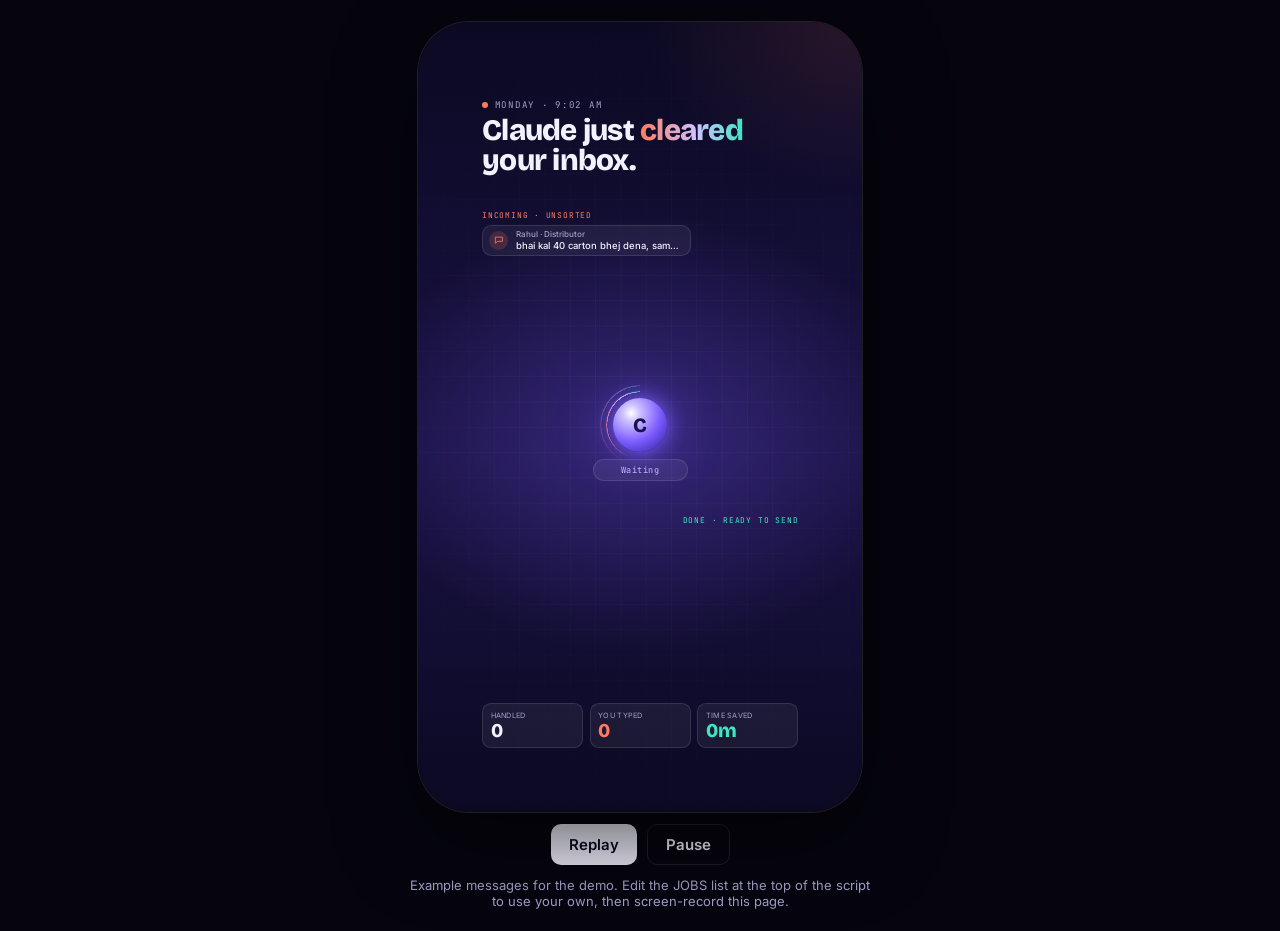
<file: inbox-cleared.html>
<!doctype html>
<html lang="en">
<head>
<meta charset="utf-8">
<meta name="viewport" content="width=device-width, initial-scale=1, viewport-fit=cover">
<title>Inbox Cleared Reel</title>
<meta name="claude:viewport-fit-sides" content="cover">
<link rel="preconnect" href="https://fonts.googleapis.com">
<link rel="preconnect" href="https://fonts.gstatic.com" crossorigin>
<link rel="stylesheet" href="https://fonts.googleapis.com/css2?family=Bricolage+Grotesque:opsz,wght@12..96,600;12..96,800&family=Inter:wght@400;500;600&family=JetBrains+Mono:wght@500&display=swap">
<style>
  /* Layout: 9:16 stage for screen recording. Messy messages (warm) enter from the left, pass through a glowing core, and leave as finished actions (cool) on the right. One bold thing: the core and its beams. Single dark look by choice. */
  :root {
    --ground: #06050f;
    --ink-1: #0b0922;
    --ink-2: #1a1244;
    --glass: rgba(255, 255, 255, .06);
    --glass-line: rgba(255, 255, 255, .11);
    --text: #f3f2fc;
    --muted: #a29fc7;
    --hot: #ff7b5c;
    --hot-soft: rgba(255, 123, 92, .16);
    --core: #7c5cff;
    --core-light: #cfc2ff;
    --done: #3ee6c1;
    --done-soft: rgba(62, 230, 193, .15);
    --font-display: "Bricolage Grotesque", "Helvetica Neue", Arial, sans-serif;
    --font-text: Inter, -apple-system, "Helvetica Neue", Arial, sans-serif;
    --font-mono: "JetBrains Mono", ui-monospace, Menlo, monospace;
    color-scheme: dark;
  }
  * { box-sizing: border-box; }
  body {
    background: var(--ground);
    color: var(--text);
    font-family: var(--font-text);
    font-size: 15px;
    padding-block: 14px;
    padding-left: max(16px, env(safe-area-inset-left, 0px));
    padding-right: max(16px, env(safe-area-inset-right, 0px));
    display: grid; justify-items: center; gap: 12px;
  }
  .stage {
    container-type: inline-size;
    position: relative;
    width: min(100%, 460px, calc((100vh - 110px) * 0.5625));
    aspect-ratio: 9 / 16;
    border-radius: 4cqw;
    overflow: hidden;
    background:
      radial-gradient(90% 40% at 50% 52%, rgba(124, 92, 255, .30), transparent 70%),
      radial-gradient(70% 30% at 100% 0%, rgba(255, 123, 92, .12), transparent 70%),
      linear-gradient(180deg, var(--ink-1), var(--ink-2) 55%, var(--ink-1));
    box-shadow: 0 0 0 1px var(--glass-line), 0 30px 80px rgba(0, 0, 0, .6);
    padding: 6cqw 5cqw 5cqw;
    display: flex; flex-direction: column; justify-content: space-between;
  }
  .stage::before { /* faint grid */
    content: ""; position: absolute; inset: 0; pointer-events: none;
    background-image: linear-gradient(rgba(255,255,255,.035) 1px, transparent 1px), linear-gradient(90deg, rgba(255,255,255,.035) 1px, transparent 1px);
    background-size: 8cqw 8cqw;
    mask-image: radial-gradient(80% 60% at 50% 50%, #000, transparent);
    -webkit-mask-image: radial-gradient(80% 60% at 50% 50%, #000, transparent);
  }
  canvas { position: absolute; inset: 0; width: 100%; height: 100%; pointer-events: none; z-index: 3; }

  .head, .zone, .coreZone, .stats { position: relative; z-index: 1; }

  .eyebrow { font-family: var(--font-mono); font-size: 2.9cqw; letter-spacing: .08em; text-transform: uppercase; color: var(--muted); display: flex; align-items: center; gap: 2cqw; }
  .eyebrow i { width: 2cqw; height: 2cqw; border-radius: 50%; background: var(--hot); box-shadow: 0 0 0 0 var(--hot); animation: live 1.6s infinite; }
  @keyframes live { 70% { box-shadow: 0 0 0 2cqw transparent; } 100% { box-shadow: 0 0 0 0 transparent; } }
  h1 { margin: 1.6cqw 0 0; font-family: var(--font-display); font-weight: 800; font-size: 9.4cqw; line-height: 1; letter-spacing: -.025em; text-wrap: balance; }
  h1 span { background: linear-gradient(90deg, var(--hot), var(--core-light) 55%, var(--done)); -webkit-background-clip: text; background-clip: text; color: transparent; }

  .zone { display: grid; gap: 1.8cqw; }
  .zone.out { justify-items: end; }
  .tag { font-family: var(--font-mono); font-size: 2.5cqw; letter-spacing: .1em; text-transform: uppercase; color: var(--muted); }
  .zone.out .tag { color: var(--done); }
  .zone.in .tag { color: var(--hot); }

  .msg, .res {
    width: 66cqw; height: 9.6cqw; border-radius: 3cqw;
    background: var(--glass); border: .3cqw solid var(--glass-line);
    backdrop-filter: blur(2cqw); -webkit-backdrop-filter: blur(2cqw);
    display: flex; align-items: center; gap: 2.4cqw; padding: 0 2.6cqw 0 2cqw;
    opacity: 0; transition: opacity .45s, transform .55s cubic-bezier(.2, 1.2, .3, 1), border-color .3s, background .3s, box-shadow .4s;
  }
  .msg { transform: translateX(-9cqw); }
  .res { transform: translateX(9cqw) scale(.96); }
  .msg.in, .res.in { opacity: 1; transform: none; }
  .msg.read { border-color: rgba(255, 123, 92, .6); background: var(--hot-soft); box-shadow: 0 0 5cqw rgba(255, 123, 92, .25); }
  .msg.sent { opacity: .38; box-shadow: none; }
  .res.in { border-color: rgba(62, 230, 193, .5); background: var(--done-soft); }
  .zone.leave .msg, .zone.leave .res { opacity: 0; transform: translateY(-3cqw); transition-duration: .5s; }

  .ic { flex: none; width: 6cqw; height: 6cqw; border-radius: 50%; display: grid; place-items: center; background: var(--hot-soft); color: var(--hot); }
  .res .ic { background: var(--done-soft); color: var(--done); }
  .ic svg { width: 3.2cqw; height: 3.2cqw; fill: none; stroke: currentColor; stroke-width: 2; stroke-linecap: round; stroke-linejoin: round; }
  .tx { min-width: 0; flex: 1; line-height: 1.2; }
  .tx b { display: block; font-size: 2.55cqw; font-weight: 500; color: var(--muted); white-space: nowrap; overflow: hidden; text-overflow: ellipsis; }
  .tx span { display: block; font-size: 3cqw; font-weight: 500; white-space: nowrap; overflow: hidden; text-overflow: ellipsis; }
  .res .tx b { color: var(--done); font-weight: 600; font-size: 3cqw; }
  .res .tx span { font-size: 2.6cqw; color: var(--text); opacity: .85; }
  .ms { flex: none; font-family: var(--font-mono); font-size: 2.3cqw; color: var(--done); background: var(--done-soft); padding: .7cqw 1.4cqw; border-radius: 1.4cqw; }

  .coreZone { display: grid; justify-items: center; gap: 2.4cqw; }
  .orb { position: relative; width: 17cqw; height: 17cqw; border-radius: 50%; }
  .orb .body {
    position: absolute; inset: 0; border-radius: 50%;
    background: radial-gradient(circle at 34% 28%, #fff 0, var(--core-light) 16%, var(--core) 55%, #2b1b99 100%);
    box-shadow: 0 0 6cqw rgba(124, 92, 255, .9), 0 0 16cqw rgba(124, 92, 255, .5);
  }
  .orb .ring {
    position: absolute; inset: -2.2cqw; border-radius: 50%;
    background: conic-gradient(from 0deg, transparent 0 55%, var(--hot) 75%, var(--core-light) 90%, var(--done) 100%);
    -webkit-mask: radial-gradient(farthest-side, transparent calc(100% - .45cqw), #000 calc(100% - .4cqw));
    mask: radial-gradient(farthest-side, transparent calc(100% - .45cqw), #000 calc(100% - .4cqw));
    animation: spin 2.4s linear infinite;
  }
  .orb .ring.b { inset: -4.2cqw; opacity: .35; animation-duration: 5s; animation-direction: reverse; }
  @keyframes spin { to { transform: rotate(360deg); } }
  .orb.pulse .body { animation: pulse .55s ease-out; }
  @keyframes pulse { 0% { transform: scale(1); } 35% { transform: scale(1.14); filter: brightness(1.25); } 100% { transform: scale(1); } }
  .orb .mark { position: absolute; inset: 0; display: grid; place-items: center; font-family: var(--font-display); font-weight: 800; font-size: 6.4cqw; color: #1a1050; }
  .status { font-family: var(--font-mono); font-size: 2.7cqw; letter-spacing: .06em; padding: 1.2cqw 3cqw; border-radius: 6cqw; background: var(--glass); border: .3cqw solid var(--glass-line); color: var(--core-light); min-width: 30cqw; text-align: center; }

  .stats { display: grid; grid-template-columns: repeat(3, 1fr); gap: 2cqw; transition: opacity .5s; }
  .stat { background: var(--glass); border: .3cqw solid var(--glass-line); border-radius: 2.8cqw; padding: 2cqw 2.4cqw; display: grid; gap: .4cqw; }
  .stat small { font-size: 2.3cqw; color: var(--muted); letter-spacing: .04em; text-transform: uppercase; }
  .stat b { font-family: var(--font-display); font-weight: 800; font-size: 6.2cqw; line-height: 1; font-variant-numeric: tabular-nums; }
  .stat.k b { color: var(--done); }
  .stat.z b { color: var(--hot); }
  .bump { animation: bump .4s ease-out; }
  @keyframes bump { 40% { transform: scale(1.18); } }

  .cta {
    position: absolute; z-index: 4; left: 5cqw; right: 5cqw; bottom: 5cqw;
    padding: 4.4cqw; border-radius: 3.2cqw; text-align: center;
    font-family: var(--font-display); font-weight: 800; font-size: 4.6cqw; letter-spacing: -.01em;
    background: linear-gradient(90deg, var(--hot), var(--core) 60%, var(--done)); color: #0b0922;
    opacity: 0; transform: translateY(4cqw); transition: opacity .6s, transform .6s cubic-bezier(.2, 1.2, .3, 1);
  }
  .stage.finale .cta { opacity: 1; transform: none; }
  .stage.finale .stats { opacity: 0; }

  .tools { display: flex; gap: 10px; flex-wrap: wrap; justify-content: center; }
  .tools button { font: inherit; font-weight: 600; background: #efeefb; color: #0b0922; border: 0; border-radius: 10px; padding: 10px 18px; cursor: pointer; }
  .tools button.alt { background: transparent; color: var(--text); border: 1px solid var(--glass-line); }
  .tools button:focus-visible { outline: 2px solid var(--core-light); outline-offset: 2px; }
  .note { margin: 0; color: var(--muted); font-size: 13px; text-align: center; max-width: 460px; text-wrap: pretty; }
  @media (prefers-reduced-motion: reduce) { .orb .ring, .eyebrow i { animation: none; } }
</style>
</head>
<body>

<div class="stage" id="stage">
  <div class="head">
    <div class="eyebrow"><i></i>Monday · 9:02 am</div>
    <h1>Claude just <span>cleared</span> your inbox.</h1>
  </div>

  <div class="zone in" id="zin"><div class="tag">Incoming · unsorted</div></div>

  <div class="coreZone">
    <div class="orb" id="orb"><div class="ring b"></div><div class="ring"></div><div class="body"></div><div class="mark">C</div></div>
    <div class="status" id="status">Waiting</div>
  </div>

  <div class="zone out" id="zout"><div class="tag">Done · ready to send</div></div>

  <div class="stats">
    <div class="stat"><small>Handled</small><b id="sHandled">0</b></div>
    <div class="stat z"><small>You typed</small><b>0</b></div>
    <div class="stat k"><small>Time saved</small><b id="sSaved">0m</b></div>
  </div>
  <div class="cta" id="cta">Comment “INBOX” for the setup</div>
  <canvas id="cv"></canvas>
</div>

<div class="tools">
  <button id="replay" type="button">Replay</button>
  <button id="pause" class="alt" type="button">Pause</button>
</div>
<p class="note">Example messages for the demo. Edit the JOBS list at the top of the script to use your own, then screen-record this page.</p>

<script>
  // ---- edit this block to change the story ----
  var CTA = 'Comment “INBOX” for the setup';
  var JOBS = [
    { src: 'chat',  who: 'Rahul · Distributor',   msg: 'bhai kal 40 carton bhej dena, same rate', verb: 'Logging order',     title: 'Order logged',      sub: '40 cartons · invoice drafted',    min: 12 },
    { src: 'mail',  who: 'Priya · Brightpath',    msg: 'Can we shift Thursday’s call to 4?', verb: 'Checking calendar', title: 'Call moved',        sub: 'Thu 4:00 pm · invite sent',       min: 8 },
    { src: 'voice', who: 'Voice note · 0:42',     msg: 'pending payment hai, politely yaad dila do', verb: 'Drafting reminder', title: 'Reminder sent',   sub: '₹86,400 due · polite nudge', min: 10 },
    { src: 'form',  who: 'Website form',              msg: 'Interested in the course, what’s the price?', verb: 'Scoring lead', title: 'Lead scored 86',  sub: 'Reply drafted · call booked',     min: 15 },
    { src: 'chat',  who: 'Neha · Client',         msg: 'Need the deck by 6pm tomorrow pls',      verb: 'Creating task',     title: 'Task created',      sub: 'Deck · due Tue 6:00 pm',          min: 9 },
    { src: 'mail',  who: 'Accounts · Vendor',     msg: 'Invoice #2291 attached, pls confirm',    verb: 'Matching invoice',  title: 'Invoice matched',   sub: '₹41,200 · queued to pay',    min: 14 },
    { src: 'voice', who: 'Voice note · 1:05',     msg: 'case study Wednesday ko post karna hai',  verb: 'Scheduling post',   title: 'Post scheduled',    sub: 'LinkedIn · Wed 9:00 am',          min: 11 },
    { src: 'form',  who: 'Support request',           msg: 'Order arrived damaged, photo attached',  verb: 'Reading photo',     title: 'Refund flagged',    sub: 'Photo checked · ticket opened',   min: 13 }
  ];
  // ---------------------------------------------

  var ICON = {
    chat:  '<path d="M4 5h16v10H9l-5 4z"/>',
    mail:  '<rect x="3" y="5" width="18" height="14" rx="2"/><path d="M3 7l9 6 9-6"/>',
    voice: '<rect x="9" y="3" width="6" height="11" rx="3"/><path d="M5 11a7 7 0 0 0 14 0M12 18v3"/>',
    form:  '<rect x="5" y="3" width="14" height="18" rx="2"/><path d="M9 8h6M9 12h6M9 16h3"/>',
    done:  '<path d="M5 12.5l4.5 4.5L19 7.5"/>'
  };
  var $ = function (id) { return document.getElementById(id); };
  var stage = $('stage'), zin = $('zin'), zout = $('zout'), orb = $('orb'), cv = $('cv'), ctx = cv.getContext('2d');
  $('cta').textContent = CTA;
  function svg(k) { return '<svg viewBox="0 0 24 24">' + ICON[k] + '</svg>'; }

  var msgs = [], ress = [];
  for (var k = 0; k < 4; k++) {
    var m = document.createElement('div'); m.className = 'msg'; zin.appendChild(m); msgs.push(m);
    var r = document.createElement('div'); r.className = 'res'; zout.appendChild(r); ress.push(r);
  }
  function esc(s) { return String(s).replace(/[&<>]/g, function (c) { return { '&': '&amp;', '<': '&lt;', '>': '&gt;' }[c]; }); }
  function fill(cycle) {
    for (var k = 0; k < 4; k++) {
      var j = JOBS[cycle * 4 + k];
      msgs[k].className = 'msg';
      msgs[k].innerHTML = '<span class="ic">' + svg(j.src) + '</span><div class="tx"><b>' + esc(j.who) + '</b><span>' + esc(j.msg) + '</span></div>';
      ress[k].className = 'res';
      ress[k].innerHTML = '<span class="ic">' + svg('done') + '</span><div class="tx"><b>' + esc(j.title) + '</b><span>' + esc(j.sub) + '</span></div><span class="ms">0.' + (6 + k * 2) + 's</span>';
    }
    zin.classList.remove('leave'); zout.classList.remove('leave');
  }

  /* ---- virtual clock so Pause freezes everything ---- */
  var vt = 0, last = performance.now(), paused = false, timers = [], runId = 0, packets = [];
  function sleep(sec, id) { return new Promise(function (res, rej) { timers.push({ at: vt + sec, res: res, rej: rej, id: id }); }); }
  function stale(id) { return id !== runId; }

  /* ---- packets (light beams) ---- */
  function center(el) { var a = el.getBoundingClientRect(), s = stage.getBoundingClientRect(); return { x: a.left - s.left + a.width / 2, y: a.top - s.top + a.height / 2, l: a.left - s.left, r: a.right - s.left }; }
  function addPacket(kind, el, dur) { packets.push({ kind: kind, el: el, t0: vt, dur: dur }); }
  function quad(a, c, b, u) { var i = 1 - u; return { x: i * i * a.x + 2 * i * u * c.x + u * u * b.x, y: i * i * a.y + 2 * i * u * c.y + u * u * b.y }; }
  function ease(u) { return u < .5 ? 2 * u * u : 1 - Math.pow(-2 * u + 2, 2) / 2; }

  function resize() {
    var d = Math.min(window.devicePixelRatio || 1, 2), w = stage.clientWidth, h = stage.clientHeight;
    cv.width = w * d; cv.height = h * d; ctx.setTransform(d, 0, 0, d, 0, 0);
  }
  window.addEventListener('resize', resize); resize();

  function draw() {
    var w = stage.clientWidth, h = stage.clientHeight;
    ctx.clearRect(0, 0, w, h);
    var o = center(orb);
    packets = packets.filter(function (p) { return vt - p.t0 < p.dur + .35; });
    packets.forEach(function (p) {
      var c = center(p.el), a, b, ctl, c1, c2;
      if (p.kind === 'in') { a = { x: c.r, y: c.y }; b = o; ctl = { x: w * .98, y: (a.y + b.y) / 2 }; c1 = '#ff7b5c'; c2 = '#cfc2ff'; }
      else { a = o; b = { x: c.l, y: c.y }; ctl = { x: w * .02, y: (a.y + b.y) / 2 }; c1 = '#cfc2ff'; c2 = '#3ee6c1'; }
      var u = Math.min((vt - p.t0) / p.dur, 1), e = ease(u), fade = vt - p.t0 > p.dur ? Math.max(0, 1 - (vt - p.t0 - p.dur) / .35) : 1;
      // faint full path
      ctx.globalAlpha = .18 * fade; ctx.lineWidth = w * .004; ctx.strokeStyle = c2; ctx.beginPath();
      for (var i = 0; i <= 24; i++) { var q = quad(a, ctl, b, i / 24); i ? ctx.lineTo(q.x, q.y) : ctx.moveTo(q.x, q.y); }
      ctx.stroke();
      // comet trail
      var N = 22;
      for (var n = N; n >= 0; n--) {
        var uu = Math.max(0, e - n * .012), q = quad(a, ctl, b, uu), t = 1 - n / N;
        ctx.globalAlpha = t * .9 * fade; ctx.fillStyle = n < 4 ? '#fff' : (p.kind === 'in' ? c1 : c2);
        ctx.shadowColor = p.kind === 'in' ? c1 : c2; ctx.shadowBlur = w * .035 * t;
        ctx.beginPath(); ctx.arc(q.x, q.y, w * (.004 + .013 * t * t), 0, 6.283); ctx.fill();
      }
      ctx.shadowBlur = 0;
    });
    ctx.globalAlpha = 1;
  }

  function frame(now) {
    var dt = Math.min((now - last) / 1000, .1); last = now;
    if (!paused) {
      vt += dt;
      var due = timers.filter(function (t) { return vt >= t.at; });
      timers = timers.filter(function (t) { return vt < t.at; });
      due.forEach(function (t) { if (stale(t.id)) t.rej('stale'); else t.res(); });
    }
    draw();
    requestAnimationFrame(frame);
  }
  requestAnimationFrame(frame);

  /* ---- story ---- */
  var handled = 0, saved = 0;
  function setStats() {
    $('sHandled').textContent = handled;
    $('sSaved').textContent = saved < 60 ? saved + 'm' : Math.floor(saved / 60) + 'h ' + String(saved % 60).padStart(2, '0') + 'm';
    ['sHandled', 'sSaved'].forEach(function (id) { var e = $(id); e.classList.remove('bump'); void e.offsetWidth; e.classList.add('bump'); });
  }
  function pulse() { orb.classList.remove('pulse'); void orb.offsetWidth; orb.classList.add('pulse'); }

  async function job(i, k, id, delay) {
    var j = JOBS[i];
    await sleep(delay, id);
    msgs[k].classList.add('in');
    await sleep(.9, id);
    msgs[k].classList.add('read'); $('status').textContent = 'Reading · ' + j.who.split(' ·')[0];
    await sleep(.45, id);
    addPacket('in', msgs[k], .75);
    await sleep(.75, id);
    pulse(); msgs[k].classList.remove('read'); msgs[k].classList.add('sent'); $('status').textContent = j.verb + '…';
    await sleep(.5, id);
    addPacket('out', ress[k], .75);
    await sleep(.75, id);
    ress[k].classList.add('in'); pulse();
    handled++; saved += j.min; setStats();
  }

  async function run() {
    var id = ++runId; timers.forEach(function (t) { t.rej('stale'); }); timers = []; packets = [];
    stage.classList.remove('finale'); handled = 0; saved = 0; setStats(); $('status').textContent = 'Waiting';
    for (var c = 0; c < 2; c++) {
      fill(c);
      await sleep(.7, id);
      var all = [];
      for (var k = 0; k < 4; k++) all.push(job(c * 4 + k, k, id, k * 1.55));
      await Promise.all(all);
      $('status').textContent = 'Batch done';
      await sleep(1.5, id);
      if (c < 1) { zin.classList.add('leave'); zout.classList.add('leave'); await sleep(.8, id); }
    }
    stage.classList.add('finale'); $('status').textContent = 'Inbox zero';
    await sleep(4, id);
    start();
  }
  function start() { run().catch(function () {}); }
  window.addEventListener('unhandledrejection', function (e) { e.preventDefault(); });
  $('replay').addEventListener('click', function () { paused = false; $('pause').textContent = 'Pause'; start(); });
  $('pause').addEventListener('click', function () { paused = !paused; $('pause').textContent = paused ? 'Resume' : 'Pause'; });
  if (document.fonts && document.fonts.ready) document.fonts.ready.then(start); else start();
</script>
</body>
</html>
</file>
